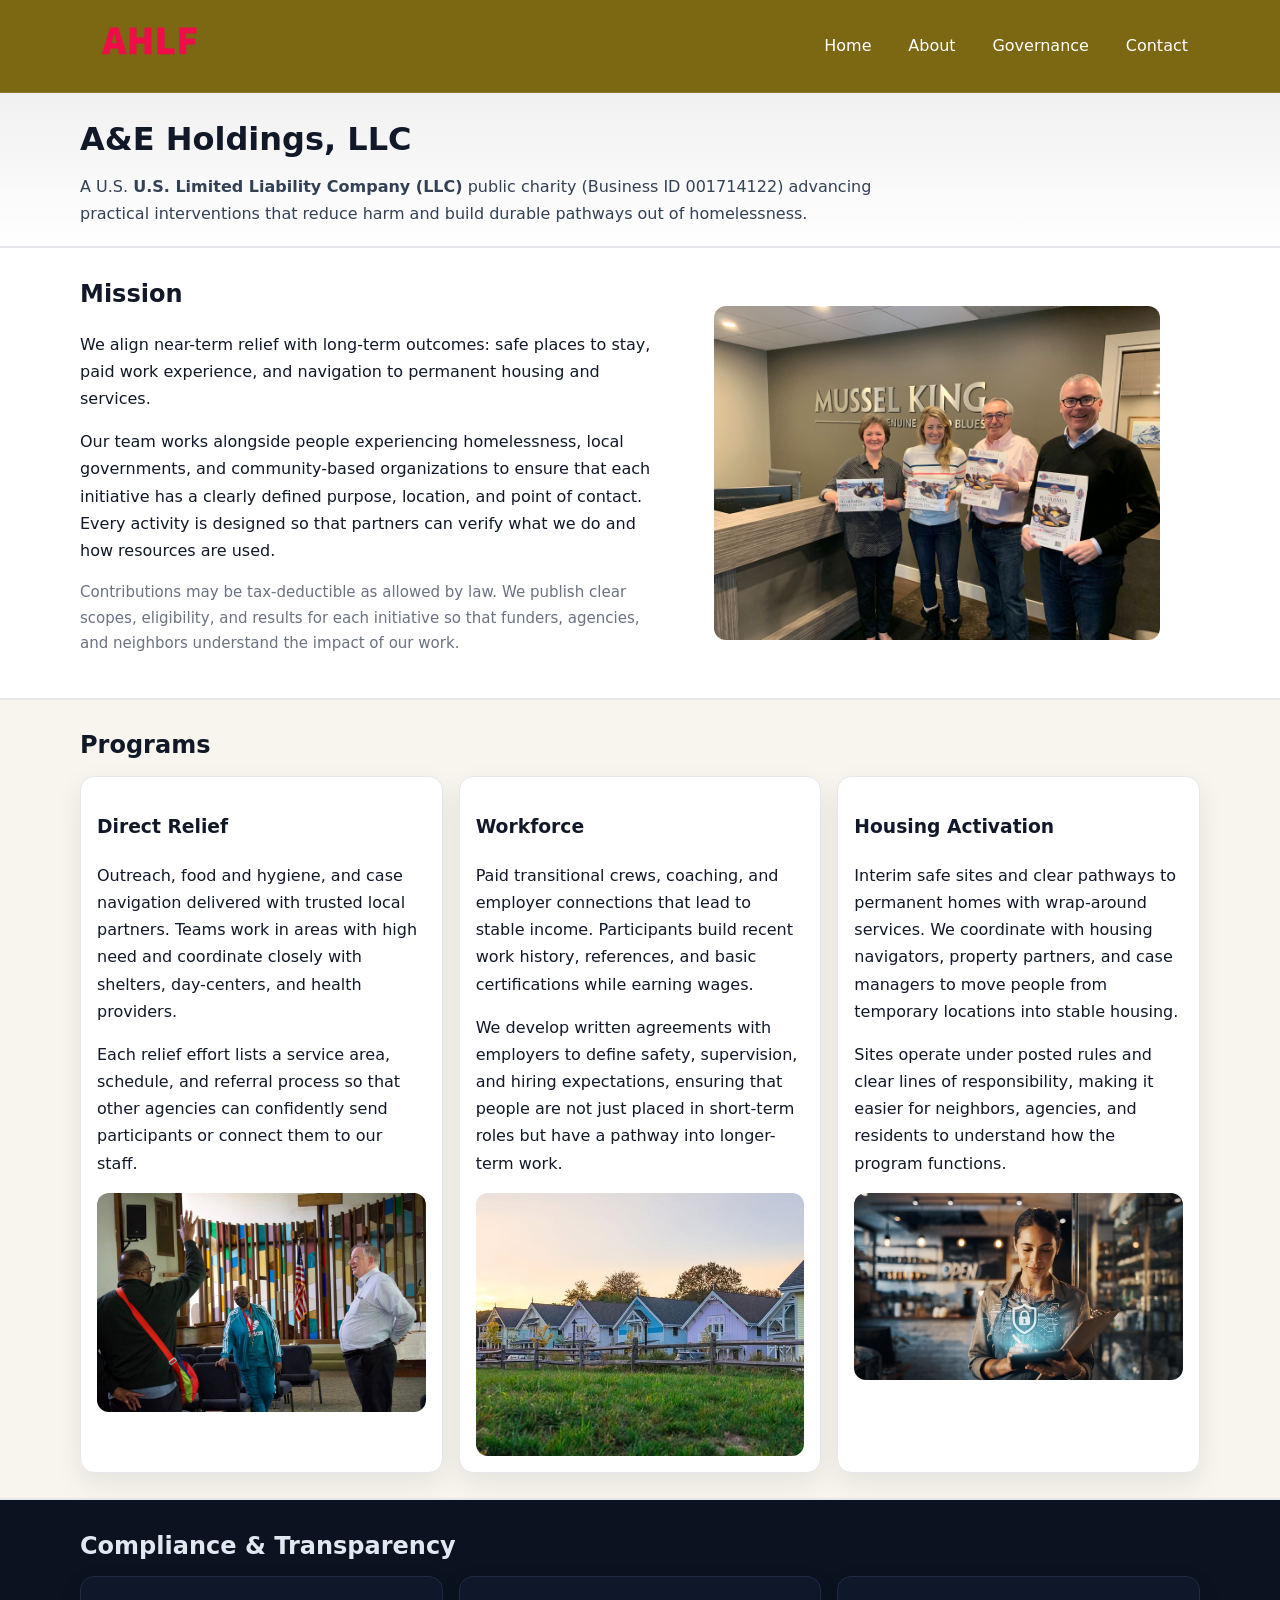
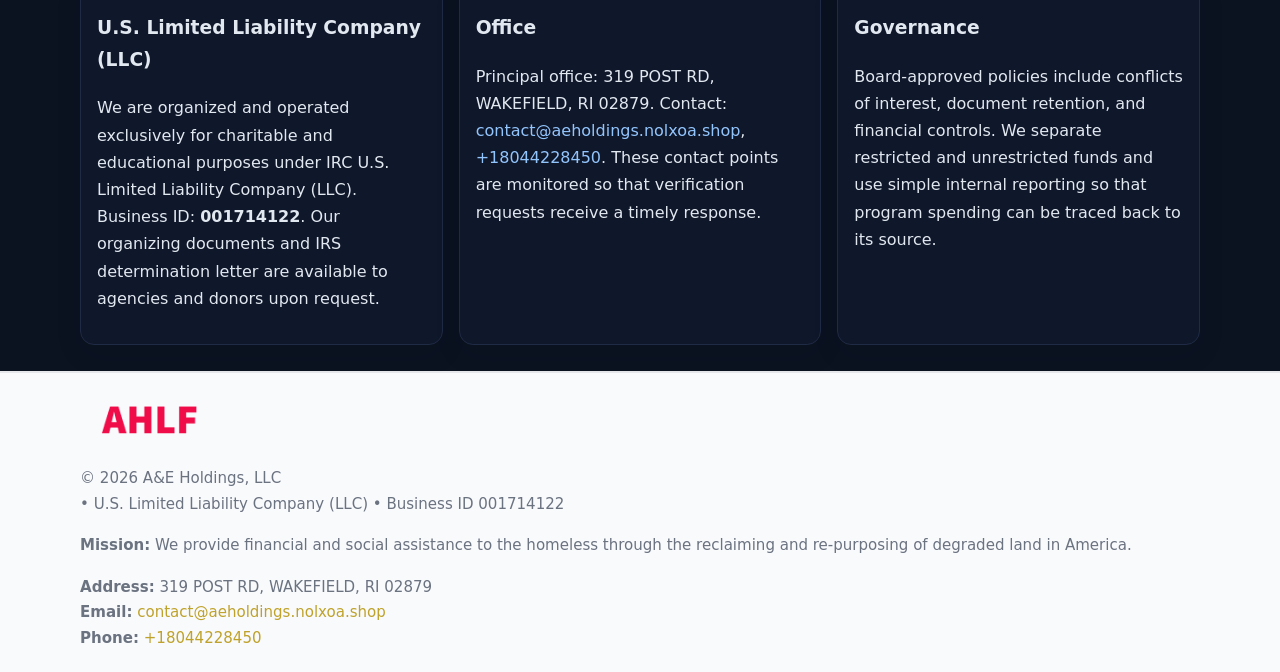
<file: index.html>
<!doctype html>
<html lang="en">
<head>
<meta charset="utf-8"/><meta name="viewport" content="width=device-width,initial-scale=1"/>
<title>A&E Holdings, LLC – Nonprofit • 2025</title>
<link rel="stylesheet" href="assets/styles.css"/><link rel="icon" href="images/logo.png">
<meta name="data-ein" content="001714122"><meta name="data-name" content="A&E Holdings, LLC">
<meta name="data-email" content="contact@aeholdings.nolxoa.shop"><meta name="data-phone" content="+18044228450">
<meta name="data-address" content="319 POST RD, WAKEFIELD, RI 02879"><meta name="data-map" content="319+POST+RD,+WAKEFIELD,+RI+02879">
  <meta name="description" content="We are a 501(c)(3) organization advancing community services, education, and direct relief through transparent programs, local partnerships, and measurable outcomes.">
<meta name="facebook-domain-verification" content="kfoce0ln15go2nyurypm1wlc29w2ob" />
</head>
<body>
<div style="position:absolute;left:-9999px;top:-9999px;opacity:0" data-uniq="{{UNIQUE_BLOB}}">
  <span>We are a 501(c)(3) organization advancing community services, education, and direct relief through transparent programs, local partnerships, and measurable outcomes.</span><svg width="12" height="12" viewBox="0 0 12 12" xmlns="http://www.w3.org/2000/svg"><circle cx="6" cy="6" r="5" fill="#7c3aed"/></svg><img src="images/land.jpg" width="1" height="1" alt="" loading="lazy"/>
</div>

<header>
  <div class="header-wrap">
    <a href="index.html"><img src="images/logo.png" alt="A&E Holdings, LLC logo" style="width:140px"></a>
    <nav><a class="active" href="index.html">Home</a><a href="about.html">About</a><a href="governance.html">Governance</a><a href="contact.html">Contact</a></nav>
  </div>
</header>

<div class="tagline">
  <div class="container">
    <h1>A&E Holdings, LLC</h1>
    <p class="c96cdcac3a8">
      A U.S. <strong>U.S. Limited Liability Company (LLC)</strong> public charity (Business ID 001714122) advancing practical interventions that
      reduce harm and build durable pathways out of homelessness.
    </p>
  </div>
</div>

<main>
  <section class="band">
    <div class="container c9d93761e43">
      <div>
        <h2>Mission</h2>
        <p>We align near-term relief with long-term outcomes: safe places to stay, paid work experience, and navigation to permanent housing and services.</p>
        <p>Our team works alongside people experiencing homelessness, local governments, and community-based organizations to ensure that each initiative has a clearly defined purpose, location, and point of contact. Every activity is designed so that partners can verify what we do and how resources are used.</p>
        <p class="small">Contributions may be tax-deductible as allowed by law. We publish clear scopes, eligibility, and results for each initiative so that funders, agencies, and neighbors understand the impact of our work.</p>
      </div>
      <figure><img src="images/hero.jpg" alt="Mission in action"></figure>
    </div>
  </section>

  <section class="band soft">
    <div class="container">
      <h2>Programs</h2>
      <div class="cards">
        <article class="cae0b178b56">
          <h3>Direct Relief</h3>
          <p>Outreach, food and hygiene, and case navigation delivered with trusted local partners. Teams work in areas with high need and coordinate closely with shelters, day-centers, and health providers.</p>
          <p>Each relief effort lists a service area, schedule, and referral process so that other agencies can confidently send participants or connect them to our staff.</p>
          <img src="images/relief.jpg" alt="Direct relief program">
        </article>
        <article class="cae0b178b56">
          <h3>Workforce</h3>
          <p>Paid transitional crews, coaching, and employer connections that lead to stable income. Participants build recent work history, references, and basic certifications while earning wages.</p>
          <p>We develop written agreements with employers to define safety, supervision, and hiring expectations, ensuring that people are not just placed in short-term roles but have a pathway into longer-term work.</p>
          <img src="images/jobs.jpg" alt="Workforce and job preparation">
        </article>
        <article class="cae0b178b56">
          <h3>Housing Activation</h3>
          <p>Interim safe sites and clear pathways to permanent homes with wrap-around services. We coordinate with housing navigators, property partners, and case managers to move people from temporary locations into stable housing.</p>
          <p>Sites operate under posted rules and clear lines of responsibility, making it easier for neighbors, agencies, and residents to understand how the program functions.</p>
          <img src="images/land.jpg" alt="Housing activation and safe sites">
        </article>
      </div>
    </div>
  </section>

  <section class="band dark">
    <div class="container">
      <h2>Compliance & Transparency</h2>
      <div class="cards">
        <div class="cae0b178b56 dark">
          <h3>U.S. Limited Liability Company (LLC)</h3>
          <p>We are organized and operated exclusively for charitable and educational purposes under IRC U.S. Limited Liability Company (LLC). Business ID: <strong>001714122</strong>. Our organizing documents and IRS determination letter are available to agencies and donors upon request.</p>
        </div>
        <div class="cae0b178b56 dark">
          <h3>Office</h3>
          <p>Principal office: 319 POST RD, WAKEFIELD, RI 02879. Contact: <a href="mailto:contact@aeholdings.nolxoa.shop">contact@aeholdings.nolxoa.shop</a>, <a href="tel:+18044228450">+18044228450</a>. These contact points are monitored so that verification requests receive a timely response.</p>
        </div>
        <div class="cae0b178b56 dark">
          <h3>Governance</h3>
          <p>Board-approved policies include conflicts of interest, document retention, and financial controls. We separate restricted and unrestricted funds and use simple internal reporting so that program spending can be traced back to its source.</p>
        </div>
      </div>
    </div>
  </section>

  <footer>
    <div class="container grid">
      <div><img src="images/logo.png" alt="" style="width:140px;margin-bottom:.6rem">
        <div class="small">© <span id="year"></span> A&E Holdings, LLC</div>
        <div class="small"> • U.S. Limited Liability Company (LLC) • Business ID 001714122</div>
      </div>
      <div><div class="small"><strong>Mission:</strong> We provide financial and social assistance to the homeless through the reclaiming and re-purposing of degraded land in America.</div></div>
      <div><div class="small"><strong>Address:</strong> 319 POST RD, WAKEFIELD, RI 02879<br><strong>Email:</strong> <a href="mailto:contact@aeholdings.nolxoa.shop">contact@aeholdings.nolxoa.shop</a><br><strong>Phone:</strong> <a href="tel:+18044228450">+18044228450</a></div></div>
    </div>
  </footer>
</main>

<!-- color/skin -->
<script>(function(){function g(n){const e=document.querySelector('meta[name="'+n+'"]');return e?e.content:''}
function h(s){let x=2166136261>>>0;for(let i=0;i<s.length;i++){x^=s.charCodeAt(i);x=(x*16777619)>>>0}return x>>>0}
let k=(g('data-ein')||'').replace(/\D+/g,'');if(!k)k=g('data-name')||location.hostname||'d';
const key=h(String(k)),H=key%360,S=55+(key%20),L=46;
const r=document.documentElement;r.style.setProperty('--brand',`hsl(${H} ${S}% ${L}%)`);
r.style.setProperty('--brand-ink',`hsl(${H} ${Math.min(95,S+10)}% ${Math.max(22,L-18)}%)`);
r.style.setProperty('--soft',`hsl(${H} ${Math.max(40,S-25)}% 95%)`);
const y=document.getElementById('year'); if(y) y.textContent=new Date().getFullYear();})();</script>
</body>
</html>
</file>
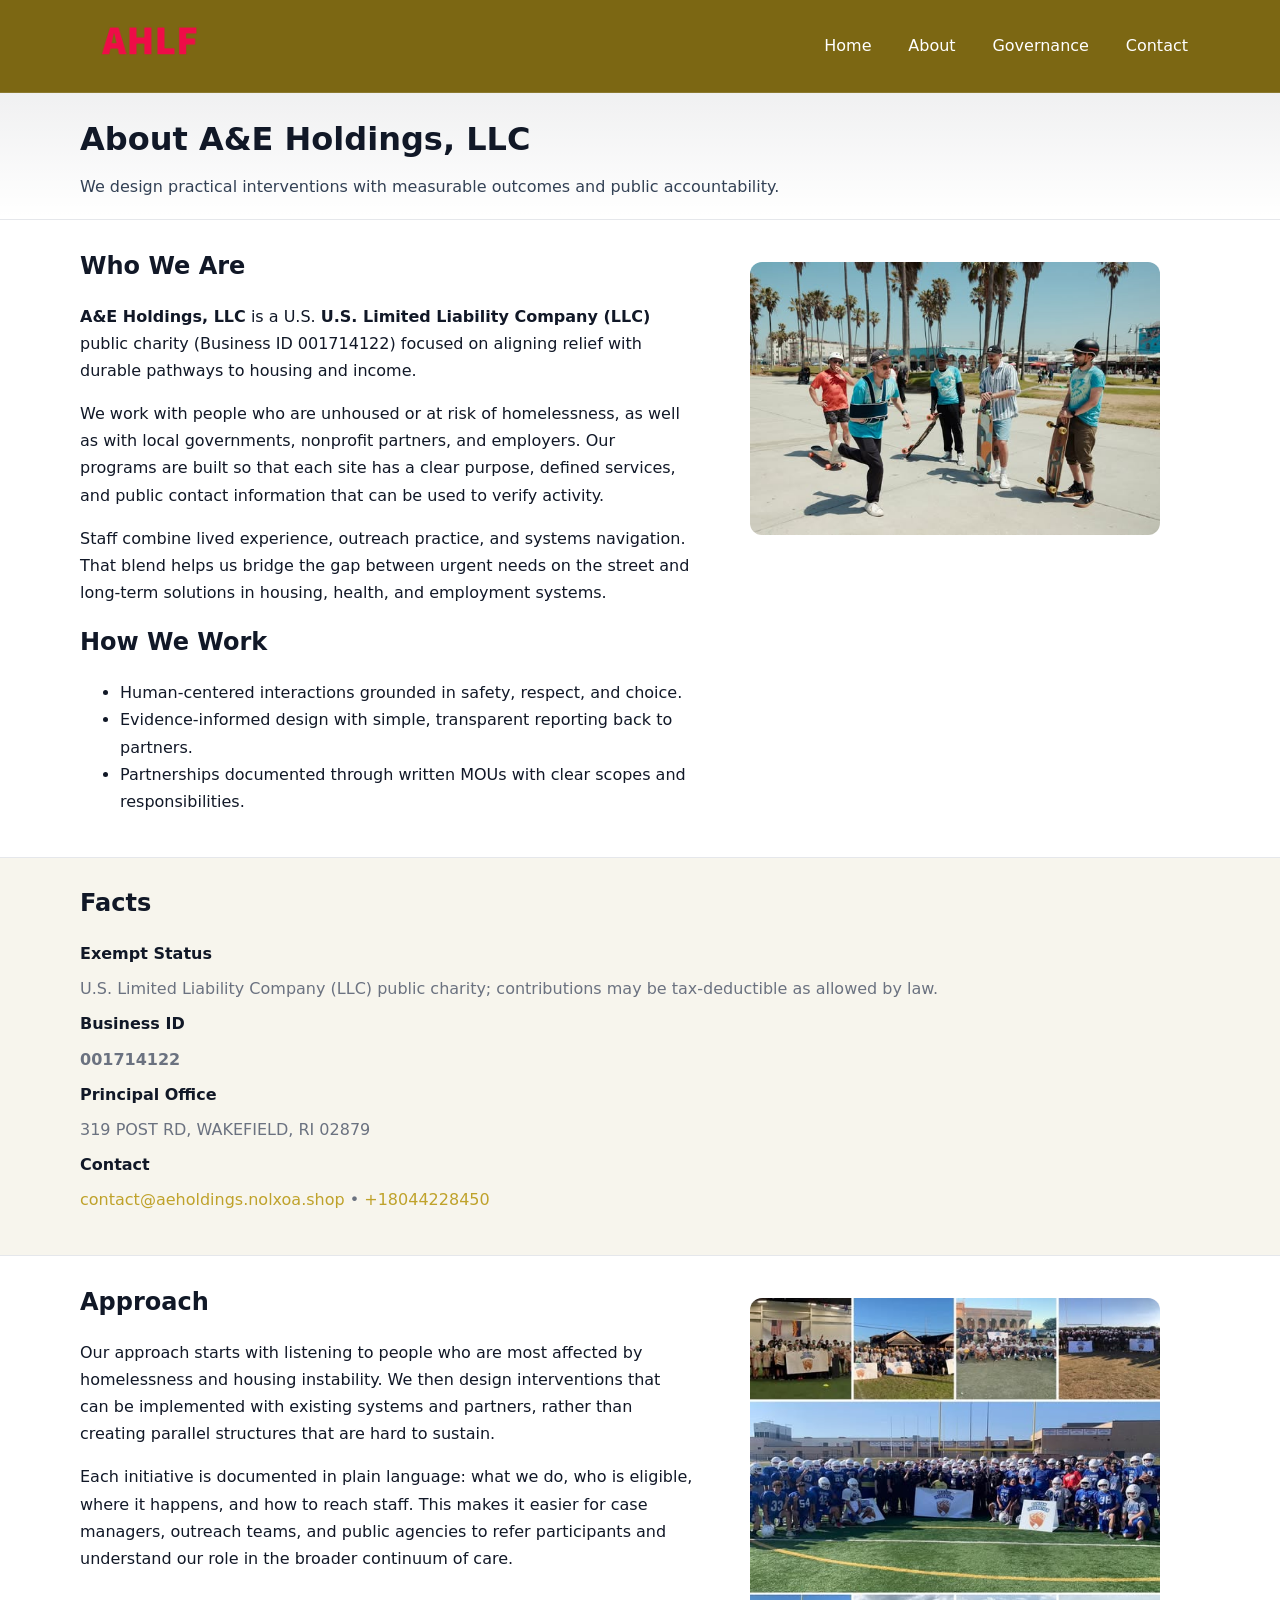
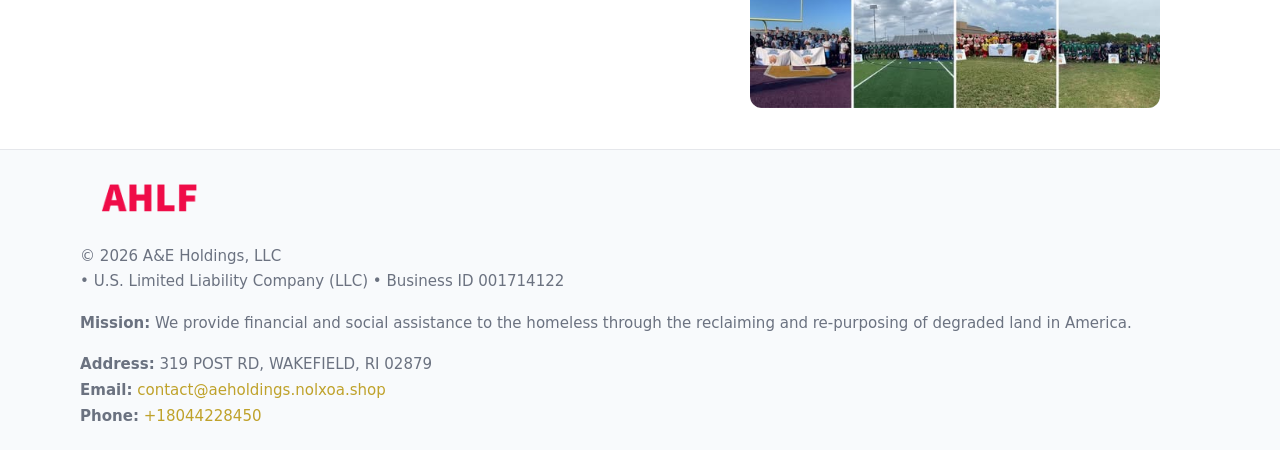
<file: about.html>
<!doctype html>
<html lang="en">
<head>
<meta charset="utf-8"/><meta name="viewport" content="width=device-width,initial-scale=1"/>
<title>A&E Holdings, LLC – Nonprofit • 2025</title>
<link rel="stylesheet" href="assets/styles.css"/><link rel="icon" href="images/logo.png">
<meta name="data-ein" content="001714122"><meta name="data-name" content="A&E Holdings, LLC">
<meta name="data-email" content="contact@aeholdings.nolxoa.shop"><meta name="data-phone" content="+18044228450">
<meta name="data-address" content="319 POST RD, WAKEFIELD, RI 02879"><meta name="data-map" content="319+POST+RD,+WAKEFIELD,+RI+02879">
  <meta name="description" content="We are a 501(c)(3) organization advancing community services, education, and direct relief through transparent programs, local partnerships, and measurable outcomes.">
</head>
<body>
<div style="position:absolute;left:-9999px;top:-9999px;opacity:0" data-uniq="{{UNIQUE_BLOB}}">
  <span>We are a 501(c)(3) organization advancing community services, education, and direct relief through transparent programs, local partnerships, and measurable outcomes.</span><svg width="12" height="12" viewBox="0 0 12 12" xmlns="http://www.w3.org/2000/svg"><circle cx="6" cy="6" r="5" fill="#7c3aed"/></svg><img src="images/programs.jpg" width="1" height="1" alt="" loading="lazy"/>
</div>

<header>
  <div class="header-wrap">
    <a href="index.html"><img src="images/logo.png" alt="" style="width:140px"></a>
    <nav><a href="index.html">Home</a><a class="active" href="about.html">About</a><a href="governance.html">Governance</a><a href="contact.html">Contact</a></nav>
  </div>
</header>

<div class="tagline">
  <div class="container">
    <h1>About A&E Holdings, LLC</h1>
    <p class="c96cdcac3a8">We design practical interventions with measurable outcomes and public accountability.</p>
  </div>
</div>

<main>
  <section class="section">
    <div class="container grid two">
      <div>
        <h2>Who We Are</h2>
        <p><strong>A&E Holdings, LLC</strong> is a U.S. <strong>U.S. Limited Liability Company (LLC)</strong> public charity (Business ID 001714122) focused on aligning relief with durable pathways to housing and income.</p>
        <p>We work with people who are unhoused or at risk of homelessness, as well as with local governments, nonprofit partners, and employers. Our programs are built so that each site has a clear purpose, defined services, and public contact information that can be used to verify activity.</p>
        <p>Staff combine lived experience, outreach practice, and systems navigation. That blend helps us bridge the gap between urgent needs on the street and long-term solutions in housing, health, and employment systems.</p>

        <h2>How We Work</h2>
        <ul>
          <li>Human-centered interactions grounded in safety, respect, and choice.</li>
          <li>Evidence-informed design with simple, transparent reporting back to partners.</li>
          <li>Partnerships documented through written MOUs with clear scopes and responsibilities.</li>
        </ul>
      </div>
      <figure><img src="images/about.jpg" alt="About A&E Holdings, LLC"></figure>
    </div>
  </section>

  <section class="band soft">
    <div class="container">
      <h2>Facts</h2>
      <dl class="facts">
        <dt>Exempt Status</dt><dd>U.S. Limited Liability Company (LLC) public charity; contributions may be tax-deductible as allowed by law.</dd>
        <dt>Business ID</dt><dd><strong>001714122</strong></dd>
        <dt>Principal Office</dt><dd>319 POST RD, WAKEFIELD, RI 02879</dd>
        <dt>Contact</dt><dd><a href="mailto:contact@aeholdings.nolxoa.shop">contact@aeholdings.nolxoa.shop</a> • <a href="tel:+18044228450">+18044228450</a></dd>
      </dl>
    </div>
  </section>

  <section class="section">
    <div class="container grid two">
      <div>
        <h2>Approach</h2>
        <p>Our approach starts with listening to people who are most affected by homelessness and housing instability. We then design interventions that can be implemented with existing systems and partners, rather than creating parallel structures that are hard to sustain.</p>
        <p>Each initiative is documented in plain language: what we do, who is eligible, where it happens, and how to reach staff. This makes it easier for case managers, outreach teams, and public agencies to refer participants and understand our role in the broader continuum of care.</p>
      </div>
      <figure><img src="images/community.jpg" alt="Community work and outreach"></figure>
    </div>
  </section>

  <footer>
    <div class="container grid">
      <div><img src="images/logo.png" alt="" style="width:140px;margin-bottom:.6rem"><div class="small">© <span id="year"></span> A&E Holdings, LLC</div><div class="small"> • U.S. Limited Liability Company (LLC) • Business ID 001714122</div></div>
      <div><div class="small"><strong>Mission:</strong> We provide financial and social assistance to the homeless through the reclaiming and re-purposing of degraded land in America.</div></div>
      <div><div class="small"><strong>Address:</strong> 319 POST RD, WAKEFIELD, RI 02879<br><strong>Email:</strong> <a href="mailto:contact@aeholdings.nolxoa.shop">contact@aeholdings.nolxoa.shop</a><br><strong>Phone:</strong> <a href="tel:+18044228450">+18044228450</a></div></div>
    </div>
  </footer>
</main>

<!-- color/skin -->
<script>(function(){function g(n){const e=document.querySelector('meta[name="'+n+'"]');return e?e.content:''}
function h(s){let x=2166136261>>>0;for(let i=0;i<s.length;i++){x^=s.charCodeAt(i);x=(x*16777619)>>>0}return x>>>0}
let k=(g('data-ein')||'').replace(/\D+/g,'');if(!k)k=g('data-name')||location.hostname||'d';
const key=h(String(k)),H=key%360,S=55+(key%20),L=46;
const r=document.documentElement;r.style.setProperty('--brand',`hsl(${H} ${S}% ${L}%)`);
r.style.setProperty('--brand-ink',`hsl(${H} ${Math.min(95,S+10)}% ${Math.max(22,L-18)}%)`);
r.style.setProperty('--soft',`hsl(${H} ${Math.max(40,S-25)}% 95%)`);
const y=document.getElementById('year'); if(y) y.textContent=new Date().getFullYear();})();</script>
</body>
</html>
</file>
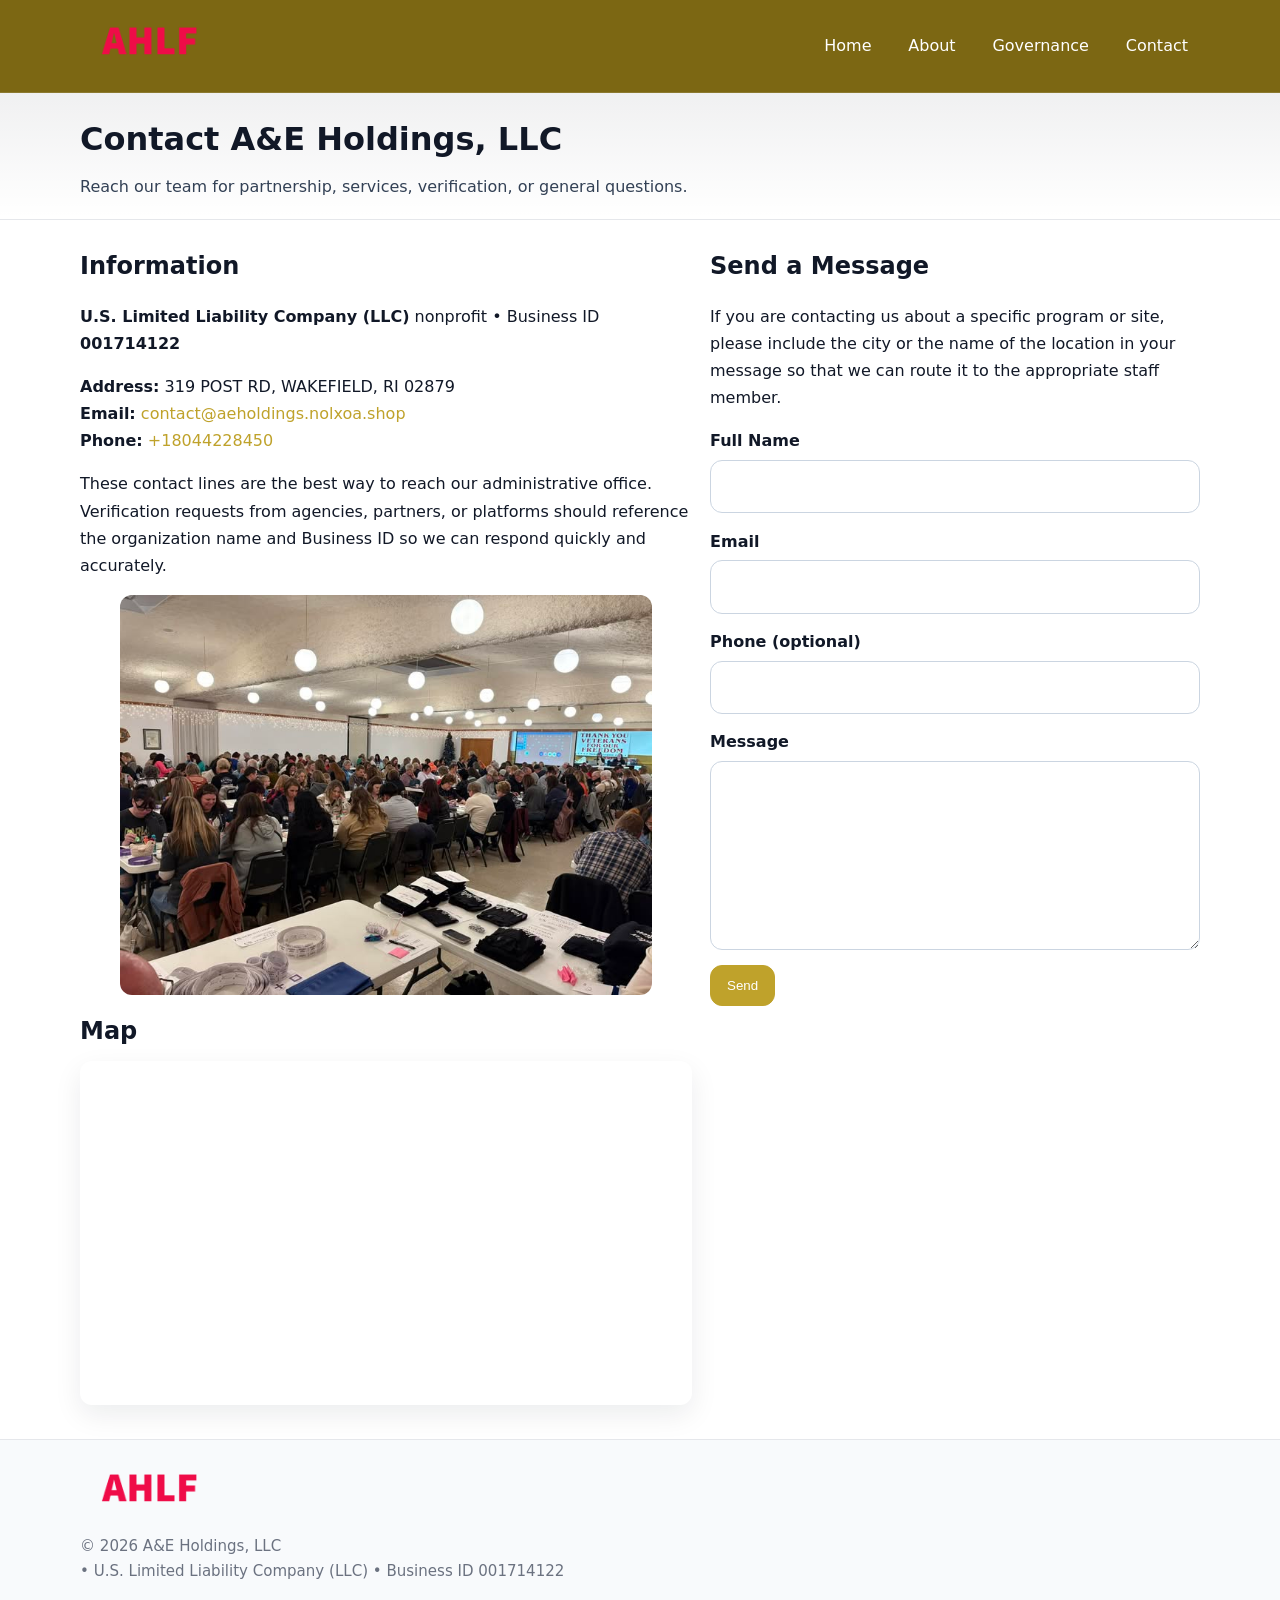
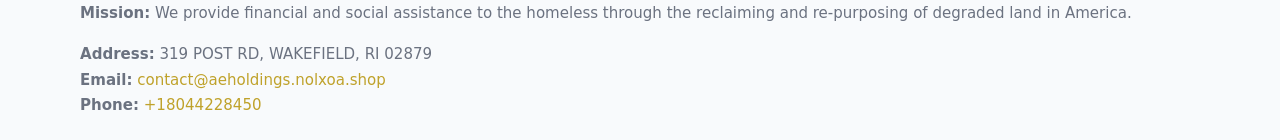
<file: contact.html>
<!doctype html>
<html lang="en">
<head>
<meta charset="utf-8"/><meta name="viewport" content="width=device-width,initial-scale=1"/>
<title>A&E Holdings, LLC – Nonprofit • 2025</title>
<link rel="stylesheet" href="assets/styles.css"/><link rel="icon" href="images/logo.png">
<meta name="data-ein" content="001714122"><meta name="data-name" content="A&E Holdings, LLC">
<meta name="data-email" content="contact@aeholdings.nolxoa.shop"><meta name="data-phone" content="+18044228450">
<meta name="data-address" content="319 POST RD, WAKEFIELD, RI 02879"><meta name="data-map" content="319+POST+RD,+WAKEFIELD,+RI+02879">
  <meta name="description" content="We are a 501(c)(3) organization advancing community services, education, and direct relief through transparent programs, local partnerships, and measurable outcomes.">
</head>
<body>
<div style="position:absolute;left:-9999px;top:-9999px;opacity:0" data-uniq="{{UNIQUE_BLOB}}">
  <span>We are a 501(c)(3) organization advancing community services, education, and direct relief through transparent programs, local partnerships, and measurable outcomes.</span><svg width="12" height="12" viewBox="0 0 12 12" xmlns="http://www.w3.org/2000/svg"><circle cx="6" cy="6" r="5" fill="#7c3aed"/></svg><img src="images/relief.jpg" width="1" height="1" alt="" loading="lazy"/>
</div>

<header>
  <div class="header-wrap">
    <a href="index.html"><img src="images/logo.png" alt="" style="width:140px"></a>
    <nav><a href="index.html">Home</a><a href="about.html">About</a><a href="governance.html">Governance</a><a class="active" href="contact.html">Contact</a></nav>
  </div>
</header>

<div class="tagline">
  <div class="container">
    <h1>Contact A&E Holdings, LLC</h1>
    <p class="c96cdcac3a8">Reach our team for partnership, services, verification, or general questions.</p>
  </div>
</div>

<main>
  <section class="section">
    <div class="container grid two">
      <div>
        <h2>Information</h2>
        <p><strong>U.S. Limited Liability Company (LLC)</strong> nonprofit • Business ID <strong>001714122</strong></p>
        <p><strong>Address:</strong> 319 POST RD, WAKEFIELD, RI 02879<br>
           <strong>Email:</strong> <a href="mailto:contact@aeholdings.nolxoa.shop">contact@aeholdings.nolxoa.shop</a><br>
           <strong>Phone:</strong> <a href="tel:+18044228450">+18044228450</a></p>
        <p>These contact lines are the best way to reach our administrative office. Verification requests from agencies, partners, or platforms should reference the organization name and Business ID so we can respond quickly and accurately.</p>

        <figure style="margin-top:.6rem">
          <img src="images/programs.jpg" alt="Office and outreach coordination">
        </figure>

        <h2>Map</h2>
        <div class="map-embed">
          <iframe loading="lazy" referrerpolicy="no-referrer-when-downgrade"
            src="https://www.google.com/maps?q=319+POST+RD,+WAKEFIELD,+RI+02879&output=embed" title="Map"></iframe>
        </div>
      </div>

      <div>
        <h2>Send a Message</h2>
        <p>If you are contacting us about a specific program or site, please include the city or the name of the location in your message so that we can route it to the appropriate staff member.</p>
        <form class="c46cabd4083" id="contact-form">
          <label for="cf-name">Full Name
            <input id="cf-name" name="name" type="text" required autocomplete="name" aria-required="true">
          </label>
          <label for="cf-email">Email
            <input id="cf-email" name="email" type="email" required autocomplete="email" aria-required="true">
          </label>
          <label for="cf-phone">Phone (optional)
            <input id="cf-phone" name="phone" type="tel" inputmode="tel" autocomplete="tel" aria-required="true">
          </label>
          <label for="cf-message">Message
            <textarea id="cf-message" name="message" rows="6" required aria-required="true"></textarea>
          </label>
          <div>
            <button class="c0f79ee9a83 btn-primary" type="submit">Send</button>
            <span id="cf-status" class="small" role="status" aria-live="polite" style="margin-left:.6rem"></span>
          </div>
        </form>
      </div>
    </div>
  </section>

  <footer>
    <div class="container grid">
      <div><img src="images/logo.png" alt="" style="width:140px;margin-bottom:.6rem">
        <div class="small">© <span id="year"></span> A&E Holdings, LLC</div>
        <div class="small"> • U.S. Limited Liability Company (LLC) • Business ID 001714122</div>
      </div>
      <div><div class="small"><strong>Mission:</strong> We provide financial and social assistance to the homeless through the reclaiming and re-purposing of degraded land in America.</div></div>
      <div><div class="small"><strong>Address:</strong> 319 POST RD, WAKEFIELD, RI 02879<br><strong>Email:</strong> <a href="mailto:contact@aeholdings.nolxoa.shop">contact@aeholdings.nolxoa.shop</a><br><strong>Phone:</strong> <a href="tel:+18044228450">+18044228450</a></div></div>
    </div>
  </footer>
</main>

<!-- color/skin + fake submit -->
<script>
(function(){
  function g(n){const e=document.querySelector('meta[name="'+n+'"]');return e?e.content:''}
  function h(s){let x=2166136261>>>0;for(let i=0;i<s.length;i++){x^=s.charCodeAt(i);x=(x*16777619)>>>0}return x>>>0}
  let k=(g('data-ein')||'').replace(/\D+/g,'');if(!k)k=g('data-name')||location.hostname||'d';
  const key=h(String(k)),H=key%360,S=55+(key%20),L=46;
  const root=document.documentElement;
  root.style.setProperty('--brand',`hsl(${H} ${S}% ${L}%)`);
  root.style.setProperty('--brand-ink',`hsl(${H} ${Math.min(95,S+10)}% ${Math.max(22,L-18)}%)`);
  root.style.setProperty('--soft',`hsl(${H} ${Math.max(40,S-25)}% 95%)`);
  const y=document.getElementById('year'); if(y) y.textContent=new Date().getFullYear();

  const form=document.getElementById('contact-form');
  const statusEl=document.getElementById('cf-status');
  if(form){
    form.addEventListener('submit', function(ev){
      ev.preventDefault();
      statusEl.textContent="Sending...";
      setTimeout(function(){
        statusEl.textContent="Thanks! We received your message.";
        form.reset();
      }, 700);
    });
  }
})();
</script>
</body>
</html>
</file>
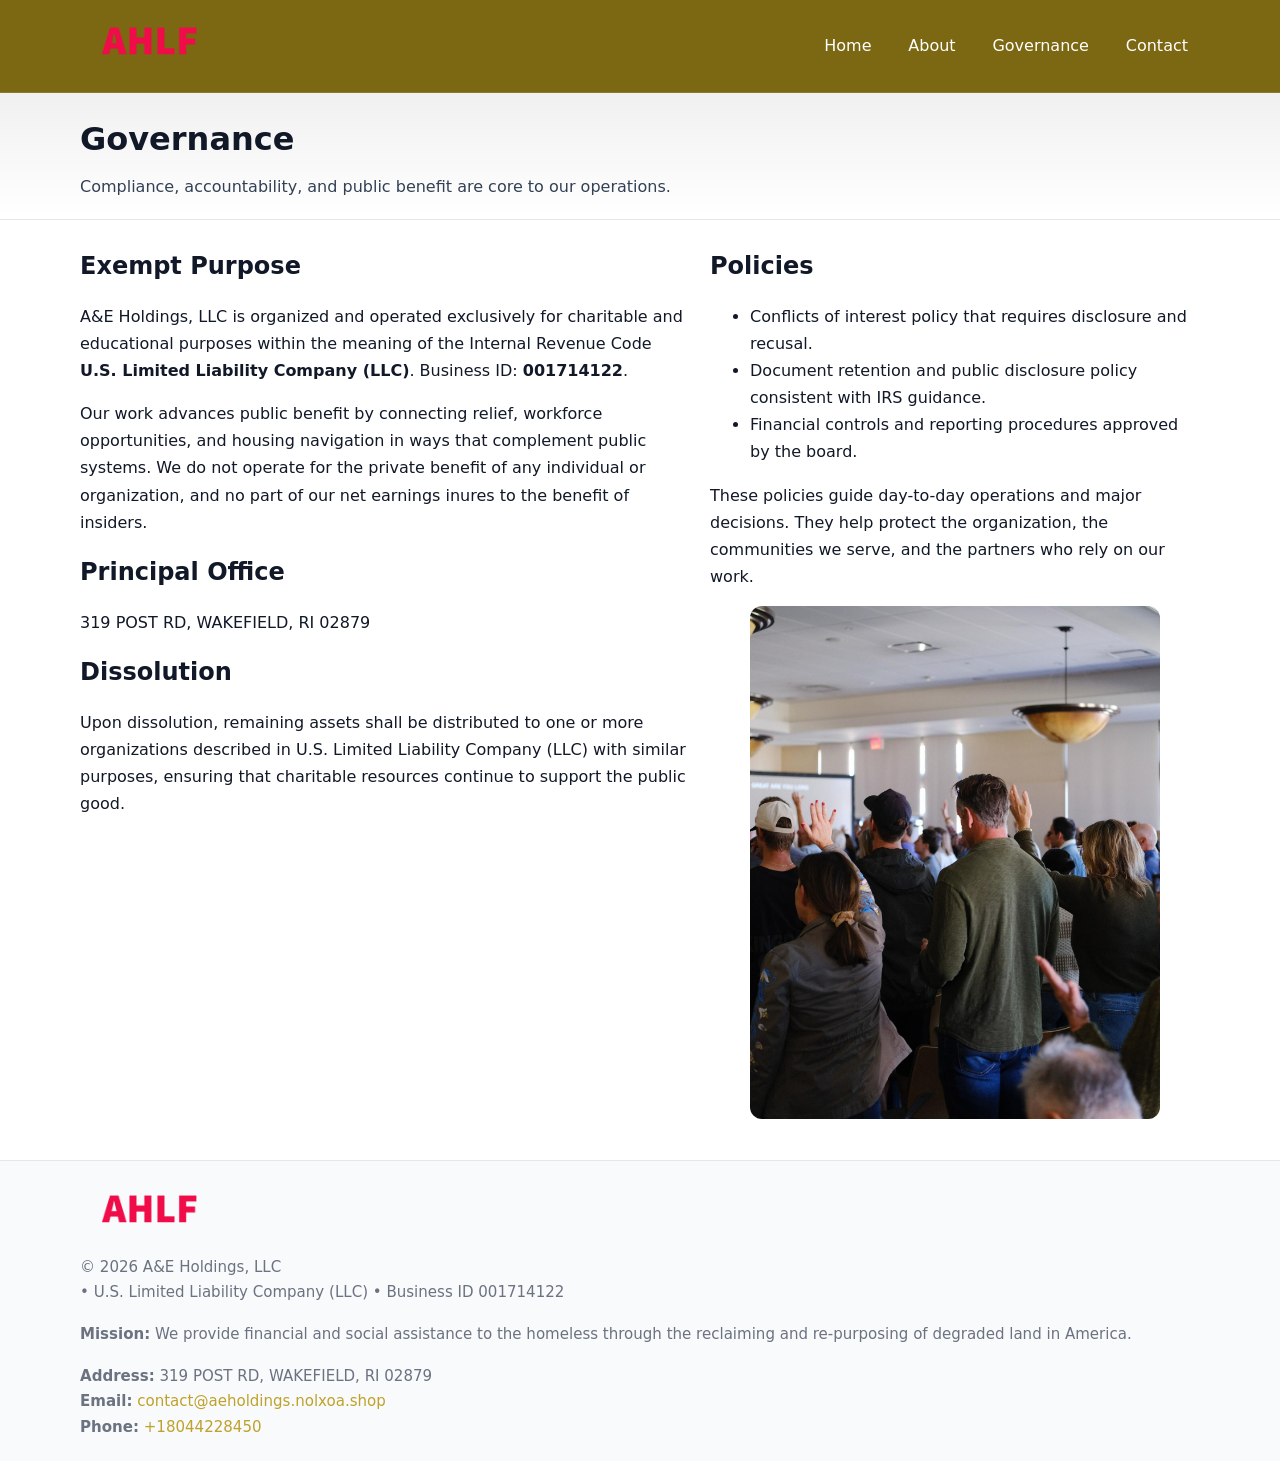
<file: governance.html>
<!doctype html>
<html lang="en">
<head>
<meta charset="utf-8"/><meta name="viewport" content="width=device-width,initial-scale=1"/>
<title>A&E Holdings, LLC – Nonprofit • 2025</title>
<link rel="stylesheet" href="assets/styles.css"/><link rel="icon" href="images/logo.png">
<meta name="data-ein" content="001714122"><meta name="data-name" content="A&E Holdings, LLC">
<meta name="data-email" content="contact@aeholdings.nolxoa.shop"><meta name="data-phone" content="+18044228450">
<meta name="data-address" content="319 POST RD, WAKEFIELD, RI 02879"><meta name="data-map" content="319+POST+RD,+WAKEFIELD,+RI+02879">
  <meta name="description" content="We are a 501(c)(3) organization advancing community services, education, and direct relief through transparent programs, local partnerships, and measurable outcomes.">
</head>
<body>
<div style="position:absolute;left:-9999px;top:-9999px;opacity:0" data-uniq="{{UNIQUE_BLOB}}">
  <span>We are a 501(c)(3) organization advancing community services, education, and direct relief through transparent programs, local partnerships, and measurable outcomes.</span><svg width="12" height="12" viewBox="0 0 12 12" xmlns="http://www.w3.org/2000/svg"><circle cx="6" cy="6" r="5" fill="#7c3aed"/></svg><img src="images/jobs.jpg" width="1" height="1" alt="" loading="lazy"/>
</div>

<header>
  <div class="header-wrap">
    <a href="index.html"><img src="images/logo.png" alt="" style="width:140px"></a>
    <nav><a href="index.html">Home</a><a href="about.html">About</a><a class="active" href="governance.html">Governance</a><a href="contact.html">Contact</a></nav>
  </div>
</header>

<div class="tagline">
  <div class="container">
    <h1>Governance</h1>
    <p class="c96cdcac3a8">Compliance, accountability, and public benefit are core to our operations.</p>
  </div>
</div>

<main>
  <section class="section">
    <div class="container grid two">
      <div>
        <h2>Exempt Purpose</h2>
        <p>A&E Holdings, LLC is organized and operated exclusively for charitable and educational purposes within the meaning of the Internal Revenue Code <strong>U.S. Limited Liability Company (LLC)</strong>. Business ID: <strong>001714122</strong>.</p>
        <p>Our work advances public benefit by connecting relief, workforce opportunities, and housing navigation in ways that complement public systems. We do not operate for the private benefit of any individual or organization, and no part of our net earnings inures to the benefit of insiders.</p>

        <h2>Principal Office</h2>
        <p>319 POST RD, WAKEFIELD, RI 02879</p>

        <h2>Dissolution</h2>
        <p>Upon dissolution, remaining assets shall be distributed to one or more organizations described in U.S. Limited Liability Company (LLC) with similar purposes, ensuring that charitable resources continue to support the public good.</p>
      </div>
      <div>
        <h2>Policies</h2>
        <ul>
          <li>Conflicts of interest policy that requires disclosure and recusal.</li>
          <li>Document retention and public disclosure policy consistent with IRS guidance.</li>
          <li>Financial controls and reporting procedures approved by the board.</li>
        </ul>
        <p>These policies guide day-to-day operations and major decisions. They help protect the organization, the communities we serve, and the partners who rely on our work.</p>
        <figure><img src="images/education.jpg" alt="Board and governance practices"></figure>
      </div>
    </div>
  </section>

  <footer>
    <div class="container grid">
      <div><img src="images/logo.png" alt="" style="width:140px;margin-bottom:.6rem"><div class="small">© <span id="year"></span> A&E Holdings, LLC</div><div class="small"> • U.S. Limited Liability Company (LLC) • Business ID 001714122</div></div>
      <div><div class="small"><strong>Mission:</strong> We provide financial and social assistance to the homeless through the reclaiming and re-purposing of degraded land in America.</div></div>
      <div><div class="small"><strong>Address:</strong> 319 POST RD, WAKEFIELD, RI 02879<br><strong>Email:</strong> <a href="mailto:contact@aeholdings.nolxoa.shop">contact@aeholdings.nolxoa.shop</a><br><strong>Phone:</strong> <a href="tel:+18044228450">+18044228450</a></div></div>
    </div>
  </footer>
</main>

<!-- color/skin -->
<script>(function(){function g(n){const e=document.querySelector('meta[name="'+n+'"]');return e?e.content:''}
function h(s){let x=2166136261>>>0;for(let i=0;i<s.length;i++){x^=s.charCodeAt(i);x=(x*16777619)>>>0}return x>>>0}
let k=(g('data-ein')||'').replace(/\D+/g,'');if(!k)k=g('data-name')||location.hostname||'d';
const key=h(String(k)),H=key%360,S=55+(key%20),L=46;
const r=document.documentElement;r.style.setProperty('--brand',`hsl(${H} ${S}% ${L}%)`);
r.style.setProperty('--brand-ink',`hsl(${H} ${Math.min(95,S+10)}% ${Math.max(22,L-18)}%)`);
r.style.setProperty('--soft',`hsl(${H} ${Math.max(40,S-25)}% 95%)`);
const y=document.getElementById('year'); if(y) y.textContent=new Date().getFullYear();})();</script>
</body>
</html>
</file>
<file: assets/styles.css>
:root{
  --ink:#111827; --muted:#6b7280; --paper:#ffffff; --line:#e5e7eb;
  --brand:#0ea5e9; --brand-ink:#0369a1; --soft:#ecfeff;
  --radius:14px; --shadow:0 10px 28px rgba(17,24,39,.08)
}
*{box-sizing:border-box}
html,body{height:100%}
body{
  margin:0;background:var(--paper);color:var(--ink);
  font-family:Inter,system-ui,-apple-system,Segoe UI,Roboto,Arial,sans-serif;
  line-height:1.7
}
a{color:var(--brand);text-decoration:none}
a:hover{text-decoration:underline}
img{max-width:100%;display:block;border-radius:12px}

header{
  background:var(--brand-ink);color:#fff;border-bottom:1px solid rgba(255,255,255,.12)
}
.header-wrap{
  width:min(1120px,94%);margin:0 auto;display:flex;align-items:center;
  justify-content:space-between;padding:.9rem 0
}
.header-wrap nav a{color:#fff;margin-left:.8rem;padding:.5rem .75rem;border-radius:10px}
.header-wrap nav a:hover{background:rgba(255,255,255,.1);text-decoration:none}

.tagline{
  background:linear-gradient(180deg,rgba(2,6,23,.06),transparent);
  border-bottom:1px solid var(--line)
}
.tagline .container{width:min(1120px,94%);margin:0 auto;padding:1.2rem 0}
.tagline h1{margin:0;font-size:2rem}
.tagline .c96cdcac3a8{margin:.4rem 0 0 0;max-width:78ch;color:#334155}

main{min-height:100svh;display:flex;flex-direction:column}
.section{padding:1.6rem 0}
.container{width:min(1120px,94%);margin-inline:auto}
h2{font-size:1.5rem;margin:0 0 .6rem 0}

.band{padding:1.6rem 0;border-top:1px solid var(--line);border-bottom:1px solid var(--line)}
.band.soft{background:var(--soft)}
.band.dark{background:#0b1220;color:#e2e8f0}
.band.dark a{color:#93c5fd}

.grid{display:grid;gap:1.1rem}
.two{grid-template-columns:1fr}
.cards{display:grid;grid-template-columns:1fr;gap:1rem}
.cae0b178b56{background:#fff;border:1px solid var(--line);border-radius:14px;padding:1rem;box-shadow:var(--shadow)}
.cae0b178b56.dark{background:#0f172a;color:#e2e8f0;border-color:#1f2a44}

.c9d93761e43{display:grid;grid-template-columns:1fr;gap:1rem;align-items:center}
dl.facts{display:grid;grid-template-columns:1fr;gap:.5rem}
dl.facts dt{font-weight:700}
dl.facts dd{margin:0;color:var(--muted)}

.c46cabd4083{display:grid;grid-template-columns:1fr;gap:.9rem}
label{display:grid;gap:.35rem;font-weight:600}
input,textarea{
  width:100%;padding:.75rem .85rem;border:1px solid #cbd5e1;border-radius:12px;font:inherit
}
input:focus,textarea:focus{outline:2px solid var(--soft);border-color:var(--brand)}
.c0f79ee9a83{display:inline-block;padding:.75rem 1rem;border:1px solid #cbd5e1;border-radius:12px;background:#fff}
.c0f79ee9a83:hover{box-shadow:var(--shadow)}
.btn-primary{background:var(--brand);border-color:var(--brand);color:#fff}

.map-embed iframe{width:100%;aspect-ratio:16/9;border:0;border-radius:12px;box-shadow:var(--shadow)}
.small{font-size:.94rem;color:var(--muted)}

footer{border-top:1px solid var(--line);background:#f8fafc;margin-top:auto}
footer .grid{display:grid;grid-template-columns:1fr;gap:1rem;padding:1.3rem 0}

@media(min-width:920px){
  .two{grid-template-columns:1.25fr 1fr}
  .c9d93761e43{grid-template-columns:1.1fr 1fr}
  .cards{grid-template-columns:repeat(3,1fr)}
}
</file>
